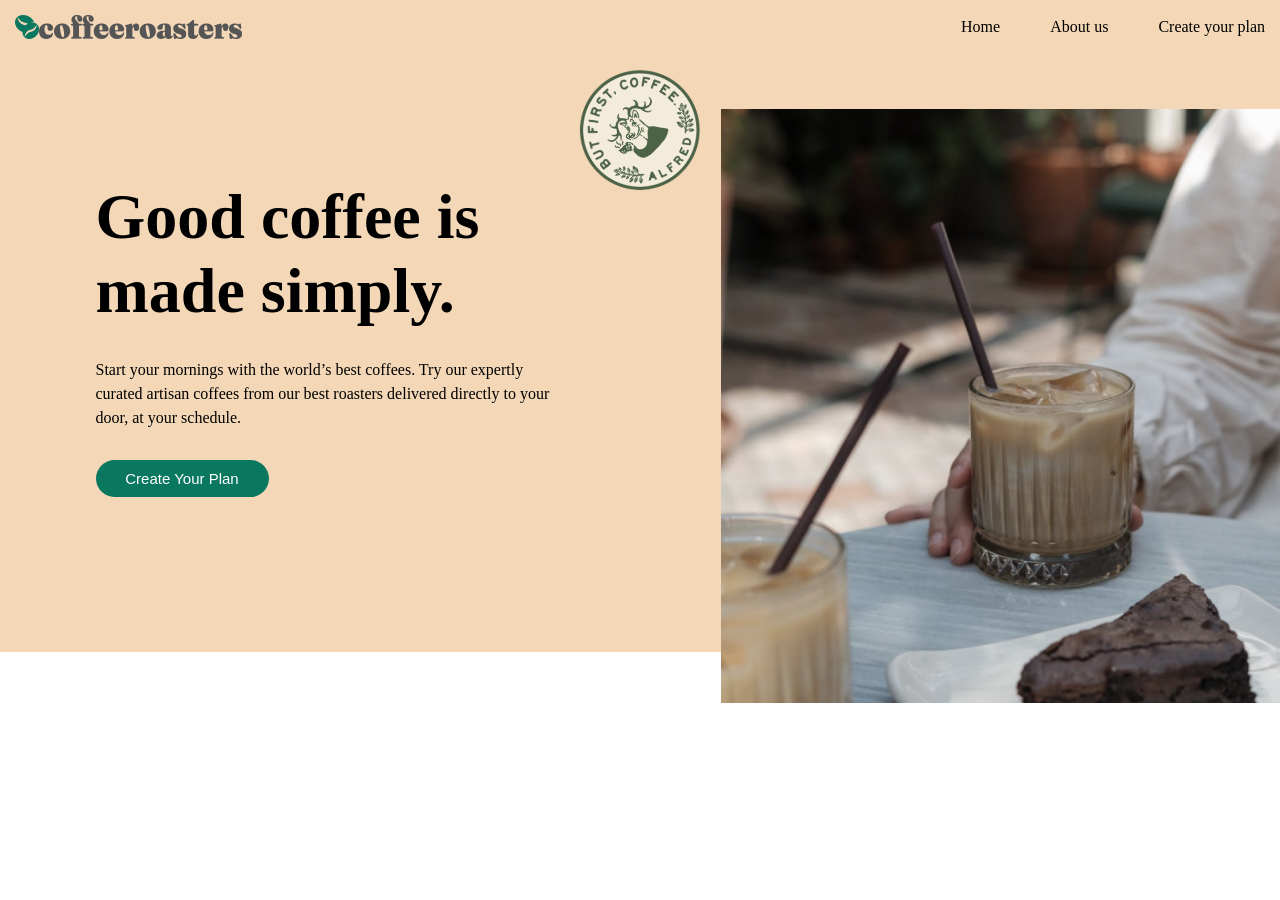
<file: index.html>
<!DOCTYPE html>
<html lang="en">
<head>
    <meta charset="UTF-8">
    <meta name="viewport" content="width=device-width, initial-scale=1.0">
    <title>Document</title>
    <link rel="stylesheet" href="style.css">
</head>
<body>
    <header>
       <div class="container">
         <nav>
            <img src="logo.png" alt="">
            <ul>
                <li><a href="./index.html">Home</a></li>
                <li><a href="./about.html">About us</a></li>
                <li>Create your plan</li>
            </ul>
        </nav>
        <div class="box">
            <div>
                <h1>Good coffee is made simply.</h1>
                <p>Start your mornings with the world’s best coffees. Try our expertly curated artisan coffees from our best roasters delivered directly to your door, at your schedule.</p>
                <button>Create Your Plan</button>
            </div>
            <div class="img">
                 <img class="coin" src="coin.png" alt="">
                 <img class="index" src="Rectangle 679.png" alt="">
            </div>
           
        </div>
       </div>
    </header>
</body>
</html>
</file>
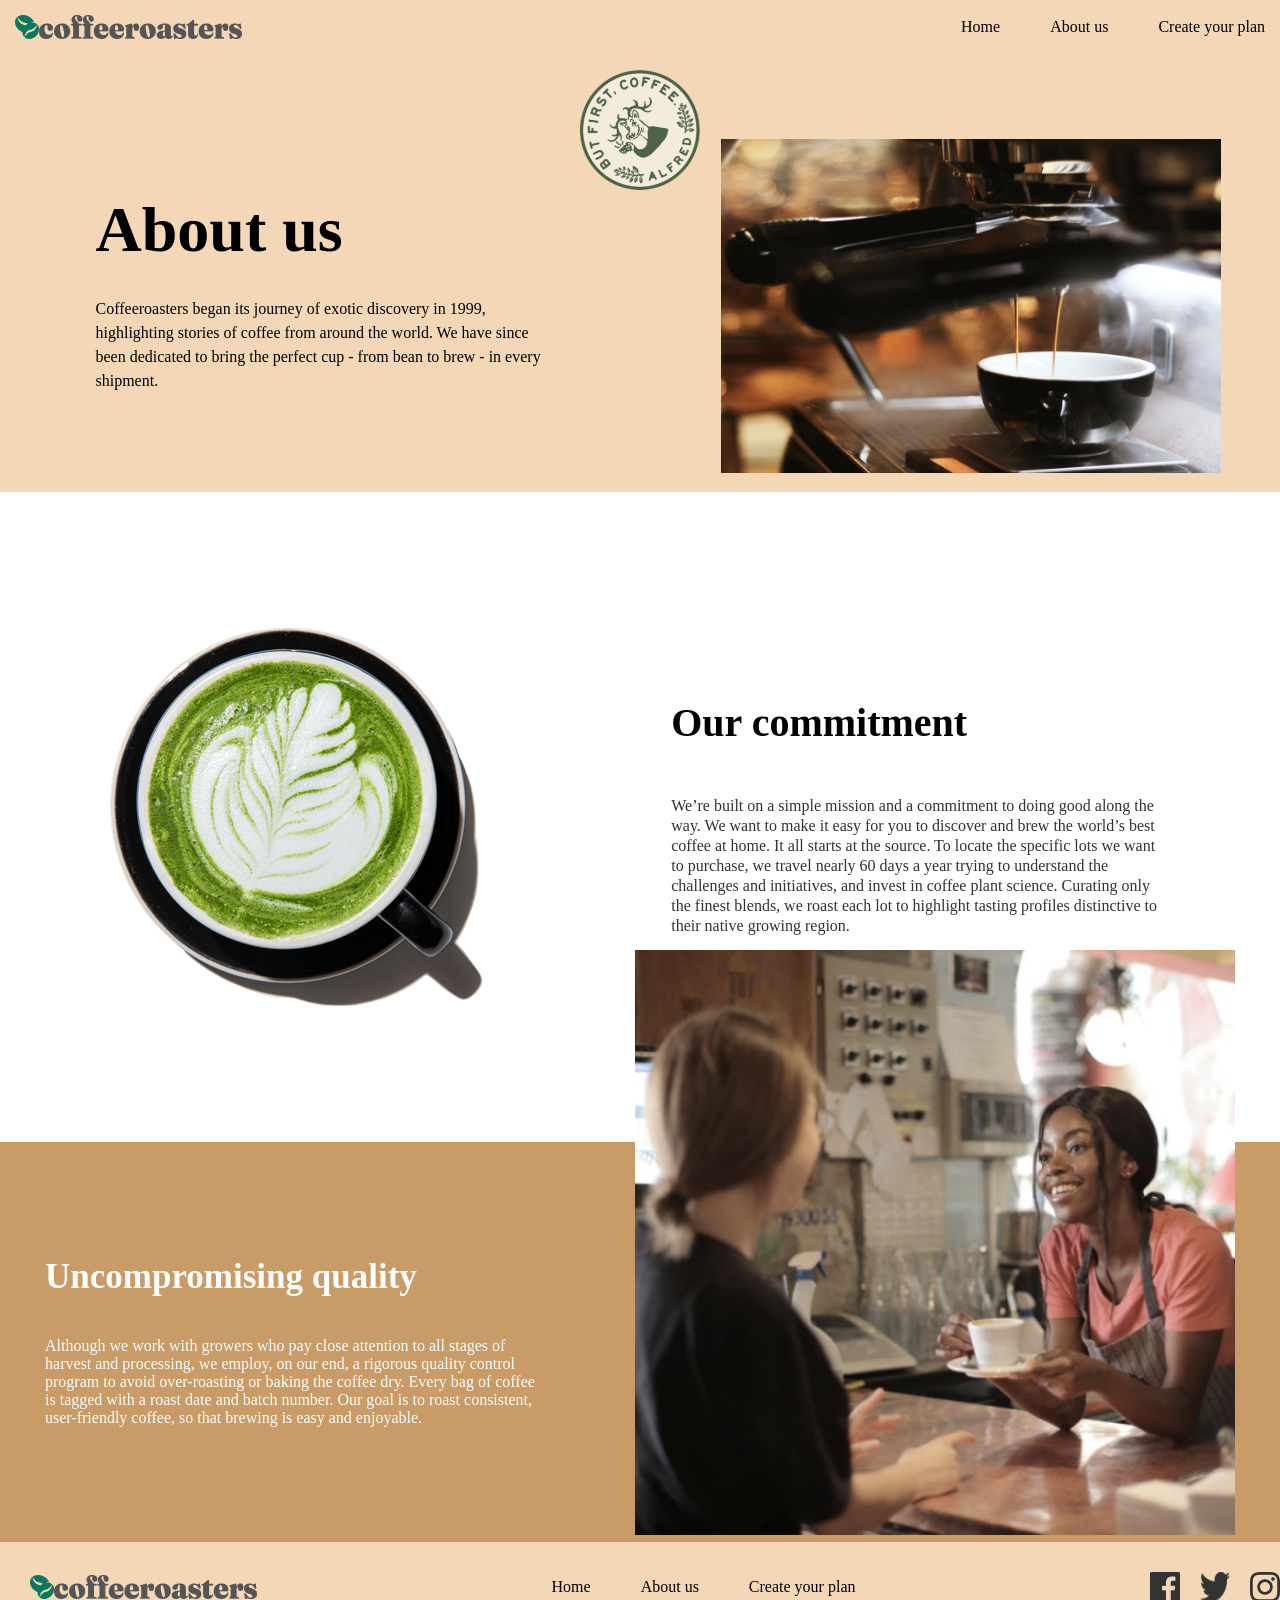
<file: about.html>
<!DOCTYPE html>
<html lang="en">
<head>
    <meta charset="UTF-8">
    <meta name="viewport" content="width=device-width, initial-scale=1.0">
    <title>Document</title>
    <link rel="stylesheet" href="style.css">
    <link rel="stylesheet" href="about.css">
</head>
<body>
    <header>
       <div class="container">
         <nav>
            <img src="logo.png" alt="">
            <ul>
                <li><a href="./index.html">Home</a></li>
                <li><a href="./about.html">About us</a></li>
                <li>Create your plan</li>
            </ul>
        </nav>
        <div class="box2">
            <div>
                <h1>About us</h1>
                <p>Coffeeroasters began its journey of exotic discovery in 1999, highlighting stories of coffee from around the world. We have since been dedicated to bring the perfect cup - from bean to brew - in every shipment.</p>
            </div>
            <div class="img">
                 <img class="coin" src="coin.png" alt="">
                 <img class="index2" src="Rectangle 679 (1).png" alt="">
            </div>
           
        </div>
       </div>
    </header>
    <section>
        <div class="container">
            <div class="about_box">
            <img src="c41f960df3c0126ade4df205a366472eb92464bf.png" alt="">
        <div>
            <h2>Our commitment</h2>
            <p>We’re built on a simple mission and a commitment to doing good along the way. We want to make it easy for you to discover and brew the world’s best coffee at home. It all starts at the source. To locate the specific lots we want to purchase, we travel nearly 60 days a year trying to understand the challenges and  initiatives, and invest in coffee plant science. Curating only the finest blends, we roast each lot to highlight tasting profiles distinctive to their native growing region.</p>
        </div>
        </div>
        </div>
            </section>
        <section class="section">
                <div class="about2">
        <div>
            <h2>Uncompromising quality</h2>
            <p>Although we work with growers who pay close attention to all stages of harvest and processing, we employ, on our end, a rigorous quality control program to avoid over-roasting or baking the coffee dry. Every bag of coffee is tagged with a roast date and batch number. Our goal is to roast consistent, user-friendly coffee, so that brewing is easy and enjoyable.</p>
        </div>
            <img src="Rectangle 681.png" alt="">
        </div>
        </section>
    <footer>
        <div class="container">
            <nav>
                <img src="logo.png" alt="">
        <ul>
                <li><a href="./index.html">Home</a></li>
                <li><a href="./about.html">About us</a></li>
                <li>Create your plan</li>
        </ul>
        <div class="images">
            <img src="Path.png" alt="">
            <img src="Path (1).png" alt="">
            <img src="Shape.png" alt="">
        </div>
            </nav>
        </div>
    </footer>
</body>
</html>
</file>
<file: style.css>
*{
    margin: 0;
    padding: 0;
    box-sizing: border-box;
    list-style: none;
}
header{
    background-color: rgba(243, 215, 183, 1);
    width: 100%;
}
.container{
    max-width: 1440px;
    width: 100%;
    margin: 0 auto;
    padding: 15px;
}

nav{
    width: 100%;
    background-color: rgba(243, 215, 183, 1);
    display: flex;
    justify-content: space-between;
    align-items: center;
    align-content: center;
}

nav ul{
    display: flex;
    align-items: center;
    gap: 50px;
}
nav ul li a{
    text-decoration: none;
    color: black;
}
.box{
    display: flex;
    justify-content: space-around;
    align-items: center;
}

.box div{
    width: 464px;
}
.box div h1{
    width: 390px;
    font-size: 64px;
    margin-bottom: 30px;
}
.index{
    width: 610px;
    height: 594px;
    position: relative;
    top: 70px;
}
.coin{
    width: 120px;
    height: 120px;
    position: absolute;
    z-index: 1;
    right: 580px;
    top: 70px;
    transform: rotate(-45deg);

}
.box div p{
    line-height: 24px;
    margin-bottom: 30px;
}

.box button{
    width: 173px;
    text-align: center;
    padding: 10px;
    border-radius: 20px;
    font-size: 15px;
    border: none;
    background-color: rgba(10, 119, 95, 1);
    color: white;
    
}
</file>
<file: about.css>
*{
    margin: 0;
    padding: 0;
    box-sizing: border-box;
    list-style: none;
}
.index2{
   width: 500px;
    height: 334px;

}
.box2{
    display: flex;
    justify-content: space-around;
    align-items: center;
    margin-top: 100px;
}

.box2 div{
    width: 464px;
}
.box2 div h1{
    width: 390px;
    font-size: 64px;
    margin-bottom: 30px;
}
.coin{
    width: 120px;
    height: 120px;
    position: absolute;
    z-index: 1;
    right: 580px;
    top: 70px;
    transform: rotate(-45deg);

}
.box2 div p{
    line-height: 24px;
    margin-bottom: 30px;
}

.box2 button{
    width: 173px;
    text-align: center;
    padding: 10px;
    border-radius: 20px;
    font-size: 15px;
    border: none;
    background-color: rgba(10, 119, 95, 1);
    color: white;
    
}
section{
    margin-top: 120px;
}
.about_box{
    width: 100%;
    display: flex;
    justify-content: space-around;
    align-items: center;
}
.about_box div{
    width: 500px;  
}
.about_box div h2{
    font-size: 40px;
}
.about_box div p{
    margin-top: 50px;
    line-height: 20px;
    color: rgba(51, 51, 51, 1);
}

.about2{
    width: 100%;
    display: flex;
    justify-content: space-around;
    align-items: center;
}
.about2 div{
    color: white;
    width: 500px;
}
.about2 p{
    margin-top: 40px;
}
.about2 h2{
    font-size: 35px;
}
.section{
    background-color: rgba(201, 155, 103, 1);
    height: 400px;
    display: flex;
    
}

.about2 img{
    height: 65vh;
    position: relative;
    bottom: 100px;
}

footer{
    width: 100%;
    display: flex;
    justify-content: space-around;
    align-items: center;
    background-color: rgba(243, 215, 183, 1);
    padding: 15px;
}
.images{
    width: 100px;
    display: flex;
    gap: 20px;
}
</file>
